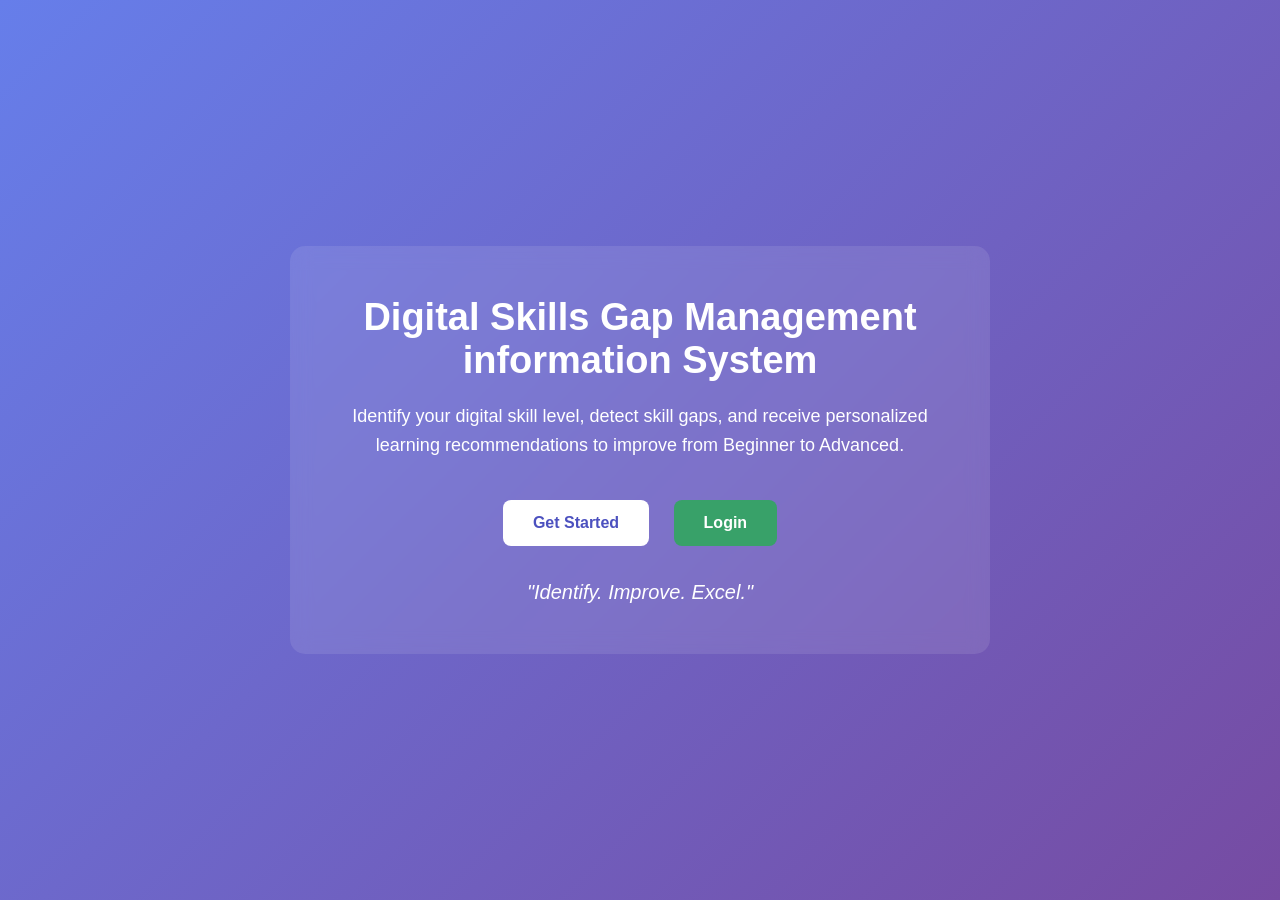
<file: full_skills_gap_system/index.html>
<!DOCTYPE html>
<html lang="en">
<head>
<meta charset="UTF-8">
<title>Welcome | Digital Skills Gap Analyzer</title>
<meta name="viewport" content="width=device-width, initial-scale=1.0">

<style>

/* ===============================
   GLOBAL
================================ */
*{
    margin:0;
    padding:0;
    box-sizing:border-box;
}

body{
    font-family: "Segoe UI", Tahoma, Arial, sans-serif;
    background: linear-gradient(135deg, #667eea, #764ba2);
    height:100vh;
    display:flex;
    align-items:center;
    justify-content:center;
    color:white;
    text-align:center;
}

/* ===============================
   MAIN BOX
================================ */
.welcome-box{
    background: rgba(255,255,255,0.1);
    padding:50px;
    border-radius:15px;
    backdrop-filter: blur(10px);
    max-width:700px;
}

h1{
    font-size:38px;
    margin-bottom:20px;
}

p{
    font-size:18px;
    margin-bottom:30px;
    line-height:1.6;
}

/* ===============================
   BUTTONS
================================ */
.btn{
    display:inline-block;
    padding:14px 30px;
    margin:10px;
    border-radius:8px;
    text-decoration:none;
    font-weight:bold;
    transition:0.3s ease;
}

.register{
    background:white;
    color:#4c51bf;
}

.login{
    background:#38a169;
    color:white;
}

.btn:hover{
    transform:translateY(-3px);
    box-shadow:0 10px 25px rgba(0,0,0,0.3);
}

.motto{
    margin-top:25px;
    font-style:italic;
    font-size:20px;
}

</style>
</head>

<body>

<div class="welcome-box">

    <h1>Digital Skills Gap Management information System</h1>

    <p>
        Identify your digital skill level, detect skill gaps,
        and receive personalized learning recommendations
        to improve from Beginner to Advanced.
    </p>

    <a href="register.html" class="btn register">Get Started</a>
    <a href="login.html" class="btn login">Login</a>

    <div class="motto">
        "Identify. Improve. Excel."
    </div>

</div>

</body>
</html>
</file>
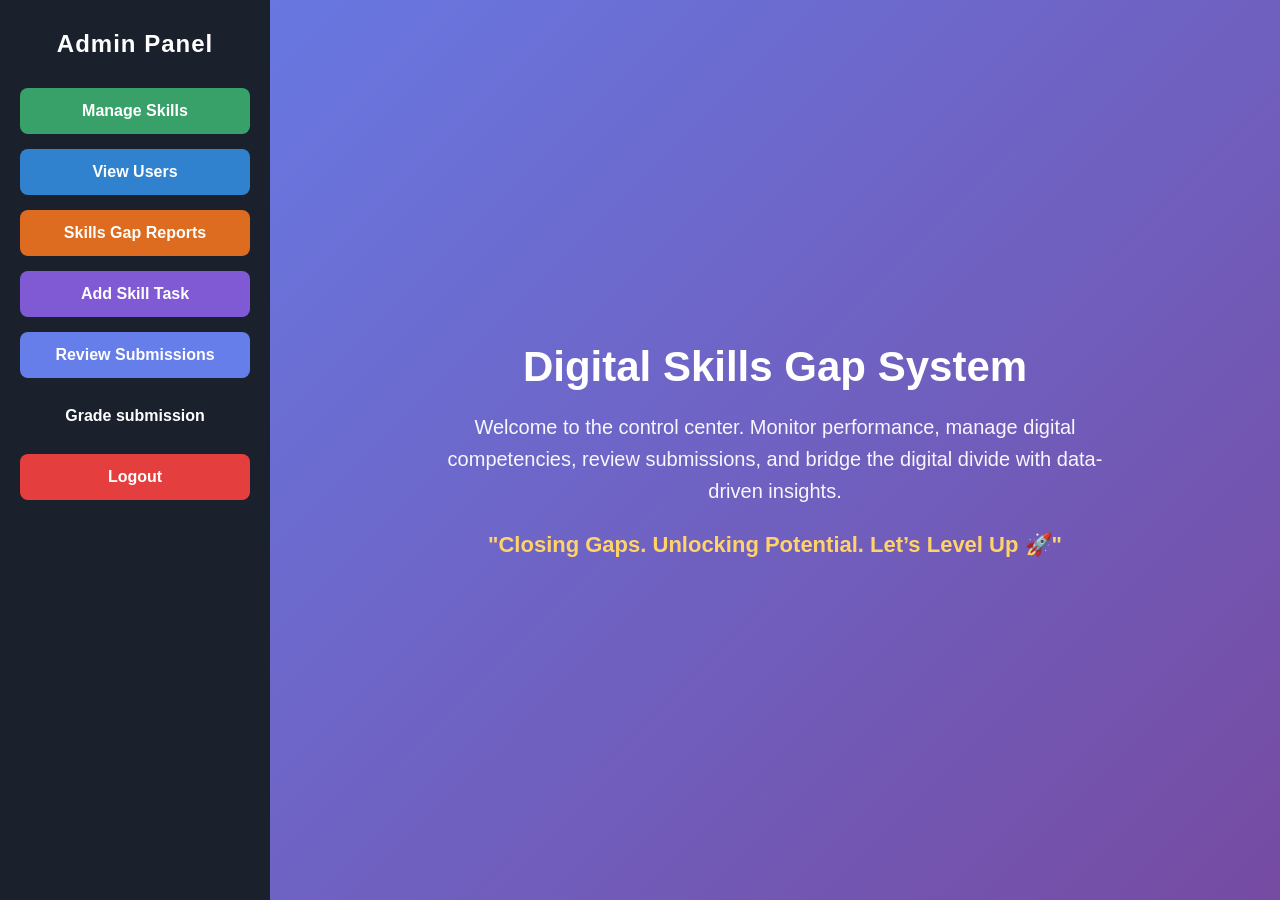
<file: full_skills_gap_system/admin_dashboard.html>
<!DOCTYPE html>
<html lang="en">
<head>
<meta charset="UTF-8">
<title>Admin Dashboard | Skills Gap System</title>
<meta name="viewport" content="width=device-width, initial-scale=1.0">

<style>
* {
    margin: 0;
    padding: 0;
    box-sizing: border-box;
}

body {
    font-family: "Segoe UI", Tahoma, Arial, sans-serif;
    display: flex;
    height: 100vh;
    background: linear-gradient(135deg, #667eea, #764ba2);
}

/* ===============================
   SIDEBAR
================================ */
.sidebar {
    width: 270px;
    background: #1a202c;
    color: white;
    padding: 30px 20px;
    display: flex;
    flex-direction: column;
    justify-content: space-between;
}

.sidebar h2 {
    text-align: center;
    margin-bottom: 30px;
    font-weight: 600;
    letter-spacing: 1px;
}

.nav-links a {
    display: block;
    padding: 14px;
    margin-bottom: 15px;
    border-radius: 8px;
    text-decoration: none;
    font-weight: bold;
    text-align: center;
    transition: 0.3s;
    color: white;
}

.nav-links a:hover {
    transform: translateX(5px);
    opacity: 0.9;
}

.skills { background: #38a169; }
.users { background: #3182ce; }
.reports { background: #dd6b20; }
.tasks { background: #805ad5; }
.review { background: #667eea; }
.logout { background: #e53e3e; }

/* ===============================
   MAIN CONTENT
================================ */
.main {
    flex: 1;
    display: flex;
    justify-content: center;
    align-items: center;
    padding: 40px;
    color: white;
    text-align: center;
}

.hero {
    max-width: 700px;
}

.hero h1 {
    font-size: 42px;
    margin-bottom: 20px;
}

.hero p {
    font-size: 20px;
    line-height: 1.6;
    opacity: 0.95;
}

.slogan {
    margin-top: 25px;
    font-size: 22px;
    font-weight: bold;
    color: #ffd369;
}

/* ===============================
   RESPONSIVE
================================ */
@media (max-width: 768px) {
    body {
        flex-direction: column;
    }

    .sidebar {
        width: 100%;
        flex-direction: column;
        align-items: center;
    }

    .main {
        padding: 20px;
    }
}
</style>
</head>

<body>

<!-- SIDEBAR -->
<div class="sidebar">
    <div>
        <h2>Admin Panel</h2>

        <div class="nav-links">
            <a href="skills.html" class="skills">Manage Skills</a>
            <a href="backend/users/view_users.php" class="users">View Users</a>
            <a href="backend/gap/skills_gap_report.php" class="reports">Skills Gap Reports</a>
            <a href="backend/tasks/add_task.php" class="tasks">Add Skill Task</a>
            <a href="backend/test/review_submissions.php" class="review">Review Submissions</a>
            <a href="backend/test/manage_scores.php">Grade submission</a>
            <a href="logout.php" class="logout">Logout</a>
        </div>
    </div>
</div>

<!-- MAIN CONTENT -->
<div class="main">
    <div class="hero">
        <h1>Digital Skills Gap System</h1>

        <p>
            Welcome to the control center. Monitor performance,
            manage digital competencies, review submissions,
            and bridge the digital divide with data-driven insights.
        </p>

        <div class="slogan">
            "Closing Gaps. Unlocking Potential. Let’s Level Up 🚀"
        </div>
    </div>
</div>

</body>
</html>
</file>
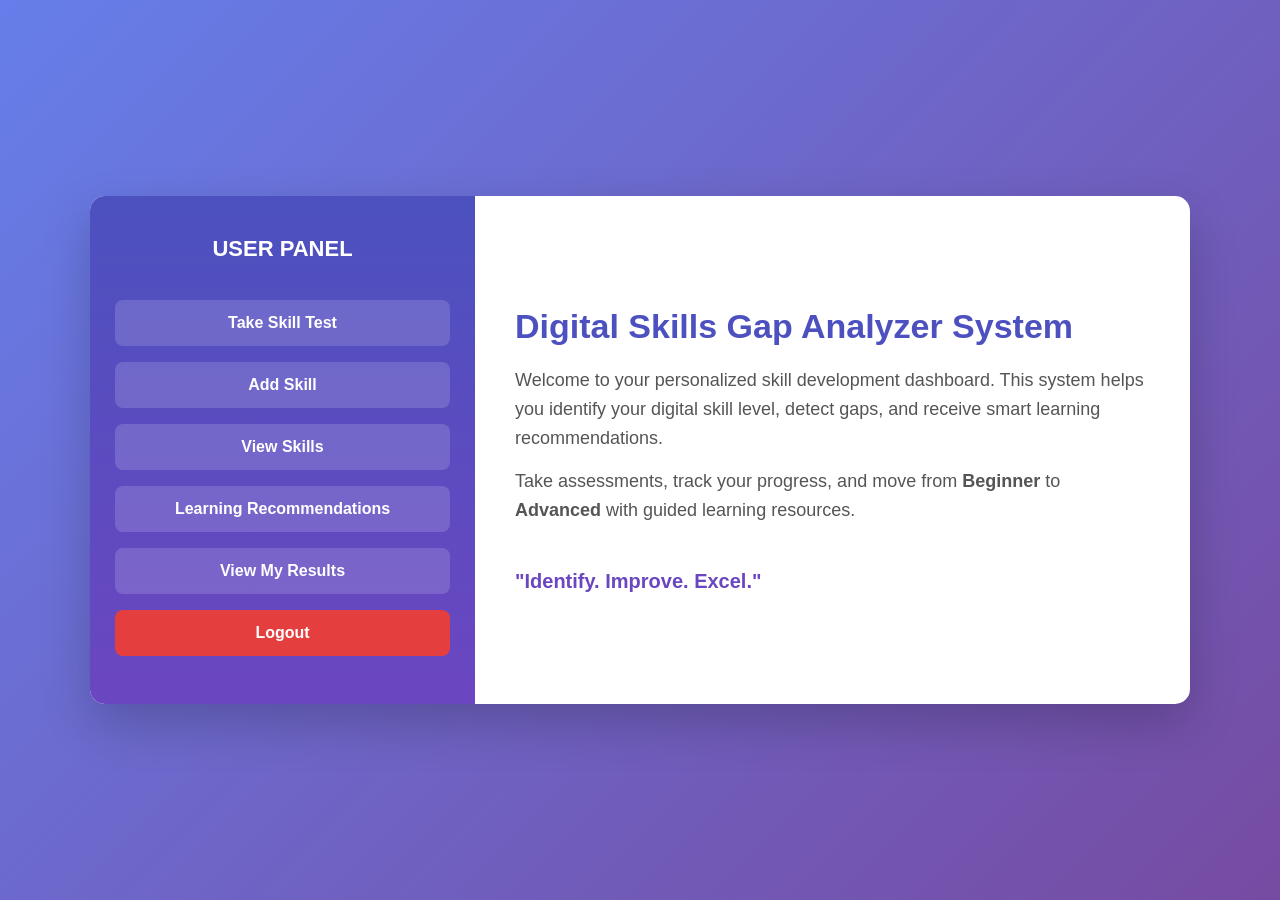
<file: full_skills_gap_system/dashboard.html>
<!DOCTYPE html>
<html lang="en">
<head>
<meta charset="UTF-8">
<title>User Dashboard | Digital Skills Gap Analyzer</title>
<meta name="viewport" content="width=device-width, initial-scale=1.0">

<style>

/* ===============================
   GLOBAL
================================ */
*{
    margin:0;
    padding:0;
    box-sizing:border-box;
}

body{
    font-family: "Segoe UI", Tahoma, Arial, sans-serif;
    background: linear-gradient(135deg, #667eea, #764ba2);
    min-height:100vh;
    display:flex;
    align-items:center;
    justify-content:center;
}

/* ===============================
   MAIN DASHBOARD CONTAINER
================================ */
.dashboard-container{
    width:90%;
    max-width:1100px;
    background:#ffffff;
    border-radius:15px;
    box-shadow:0 20px 50px rgba(0,0,0,0.2);
    display:flex;
    overflow:hidden;
}

/* ===============================
   LEFT SIDE (MENU)
================================ */
.sidebar{
    width:35%;
    background: linear-gradient(180deg, #4c51bf, #6b46c1);
    padding:40px 25px;
    color:white;
    display:flex;
    flex-direction:column;
    justify-content:center;
}

.sidebar h2{
    text-align:center;
    margin-bottom:30px;
    font-size:22px;
}

.sidebar a{
    text-decoration:none;
    color:white;
    padding:14px;
    margin:8px 0;
    border-radius:8px;
    text-align:center;
    font-weight:bold;
    transition:0.3s ease;
    background:rgba(255,255,255,0.15);
}

.sidebar a:hover{
    background:white;
    color:#4c51bf;
    transform:translateX(5px);
}

/* Logout special */
.logout{
    background:#e53e3e !important;
}

/* ===============================
   RIGHT SIDE (WELCOME AREA)
================================ */
.content{
    width:65%;
    padding:60px 40px;
    display:flex;
    flex-direction:column;
    justify-content:center;
}

.content h1{
    font-size:34px;
    color:#4c51bf;
    margin-bottom:20px;
}

.content p{
    font-size:18px;
    color:#555;
    line-height:1.6;
    margin-bottom:15px;
}

.motto{
    margin-top:30px;
    font-size:20px;
    font-weight:bold;
    color:#6b46c1;
}

/* ===============================
   RESPONSIVE
================================ */
@media(max-width:900px){
    .dashboard-container{
        flex-direction:column;
    }

    .sidebar, .content{
        width:100%;
    }

    .content{
        text-align:center;
    }
}

</style>
</head>

<body>

<div class="dashboard-container">

    <!-- LEFT SIDE MENU -->
    <div class="sidebar">
        <h2>USER PANEL</h2>

        <a href="backend/test/submit_task.php">Take Skill Test</a>
        <a href="skills.html">Add Skill</a>
        <a href="backend/skills/view_skills.php">View Skills</a>
        <a href="backend/test/my_recommendations.php">Learning Recommendations</a>
        <a href="backend/test/view_results.php">View My Results</a>
        <a href="logout.php" class="logout">Logout</a>
    </div>

    <!-- RIGHT SIDE CONTENT -->
    <div class="content">
        <h1>Digital Skills Gap Analyzer System</h1>

        <p>
            Welcome to your personalized skill development dashboard.
            This system helps you identify your digital skill level,
            detect gaps, and receive smart learning recommendations.
        </p>

        <p>
            Take assessments, track your progress, and move from
            <strong>Beginner</strong> to <strong>Advanced</strong>
            with guided learning resources.
        </p>

        <div class="motto">
            "Identify. Improve. Excel."
        </div>
    </div>

</div>

</body>
</html>
</file>
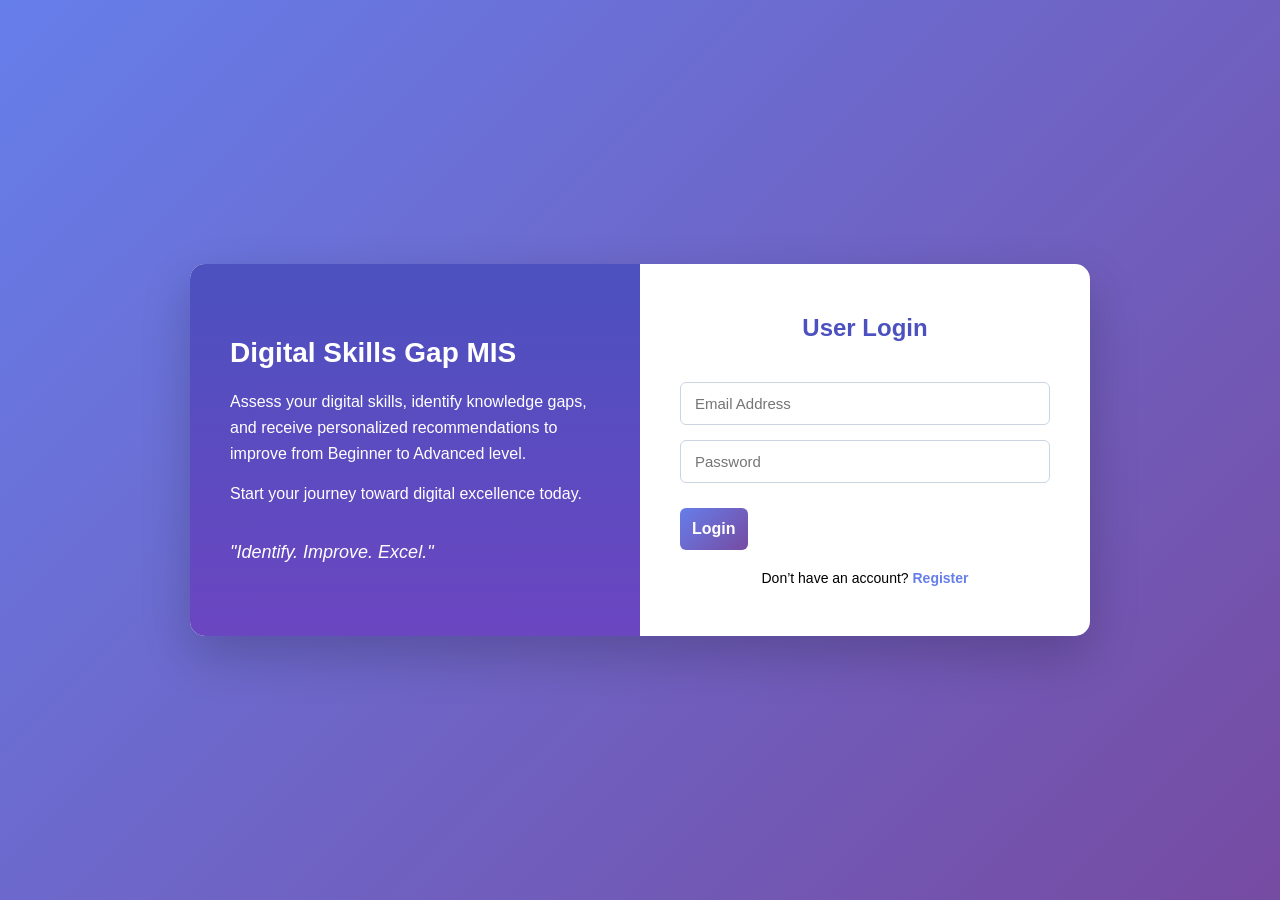
<file: full_skills_gap_system/login.html>
<!DOCTYPE html>
<html lang="en">
<head>
<meta charset="UTF-8">
<title>Login | Digital Skills Gap Analyzer</title>
<meta name="viewport" content="width=device-width, initial-scale=1.0">

<style>

/* ===============================
   GLOBAL RESET
================================ */
*{
    margin:0;
    padding:0;
    box-sizing:border-box;
}

body{
    font-family:"Segoe UI", Tahoma, Arial, sans-serif;
    background:linear-gradient(135deg,#667eea,#764ba2);
    height:100vh;
    display:flex;
    justify-content:center;
    align-items:center;
}

/* ===============================
   CONTAINER
================================ */
.login-container{
    display:flex;
    width:900px;
    max-width:95%;
    background:#ffffff;
    border-radius:15px;
    overflow:hidden;
    box-shadow:0 20px 50px rgba(0,0,0,0.2);
}

/* ===============================
   LEFT SIDE (WELCOME PANEL)
================================ */
.left-panel{
    width:50%;
    background:linear-gradient(180deg,#4c51bf,#6b46c1);
    color:white;
    padding:50px 40px;
    display:flex;
    flex-direction:column;
    justify-content:center;
}

.left-panel h1{
    font-size:28px;
    margin-bottom:20px;
}

.left-panel p{
    font-size:16px;
    line-height:1.6;
    margin-bottom:15px;
}

.motto{
    margin-top:20px;
    font-style:italic;
    font-size:18px;
}

/* ===============================
   RIGHT SIDE (LOGIN FORM)
================================ */
.right-panel{
    width:50%;
    padding:50px 40px;
    display:flex;
    flex-direction:column;
    justify-content:center;
}

.right-panel h2{
    text-align:center;
    margin-bottom:25px;
    color:#4c51bf;
}

/* INPUTS */
input{
    width:100%;
    padding:12px 14px;
    margin-top:15px;
    border-radius:6px;
    border:1px solid #cbd5e0;
    font-size:15px;
    transition:0.3s ease;
}

input:focus{
    outline:none;
    border-color:#667eea;
    box-shadow:0 0 0 2px rgba(102,126,234,0.2);
}

/* BUTTON */
button{
    margin-top:25px;
    padding:12px;
    border:none;
    border-radius:6px;
    font-size:16px;
    font-weight:bold;
    cursor:pointer;
    background:linear-gradient(135deg,#667eea,#764ba2);
    color:white;
    transition:0.3s ease;
}

button:hover{
    transform:translateY(-2px);
    box-shadow:0 8px 20px rgba(0,0,0,0.2);
}

/* REGISTER LINK */
.register-link{
    margin-top:20px;
    text-align:center;
    font-size:14px;
}

.register-link a{
    color:#667eea;
    font-weight:bold;
    text-decoration:none;
}

.register-link a:hover{
    text-decoration:underline;
}

/* RESPONSIVE */
@media(max-width:850px){
    .login-container{
        flex-direction:column;
    }

    .left-panel, .right-panel{
        width:100%;
    }

    .left-panel{
        text-align:center;
    }
}

</style>
</head>

<body>

<div class="login-container">

    <!-- LEFT SIDE -->
    <div class="left-panel">
        <h1>Digital Skills Gap MIS</h1>
        <p>
            Assess your digital skills, identify knowledge gaps,
            and receive personalized recommendations to improve
            from Beginner to Advanced level.
        </p>
        <p>
            Start your journey toward digital excellence today.
        </p>

        <div class="motto">
            "Identify. Improve. Excel."
        </div>
    </div>

    <!-- RIGHT SIDE -->
    <div class="right-panel">
        <h2>User Login</h2>

        <form action="auth/login_user.php" method="POST">
            <input type="email" name="email" placeholder="Email Address" required>
            <input type="password" name="password" placeholder="Password" required>
            <button type="submit">Login</button>
        </form>

        <div class="register-link">
            Don’t have an account?
            <a href="register.html">Register</a>
        </div>
    </div>

</div>

</body>
</html>
</file>
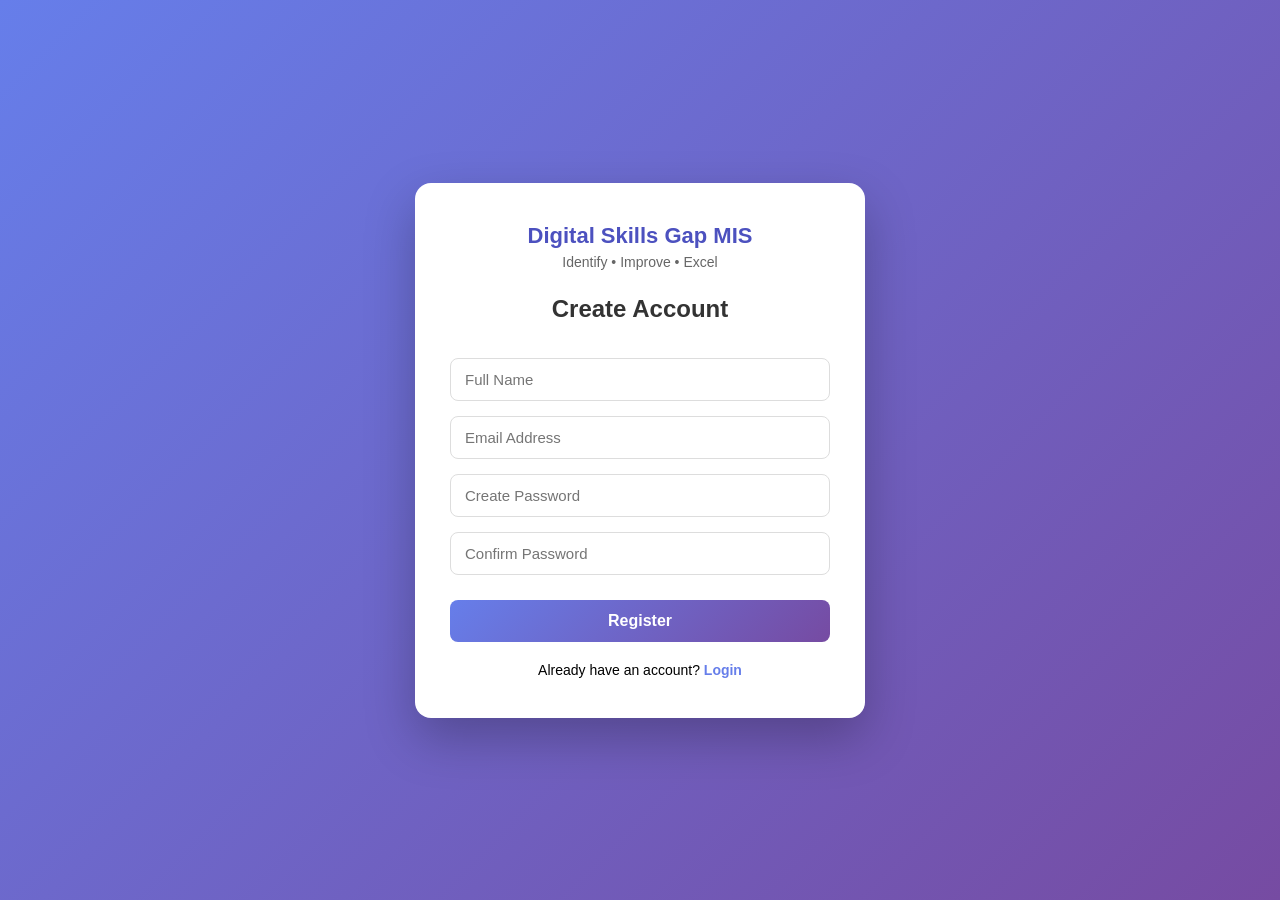
<file: full_skills_gap_system/register.html>
<!DOCTYPE html>
<html lang="en">
<head>
<meta charset="UTF-8">
<title>Register | Digital Skills Gap Analyzer</title>
<meta name="viewport" content="width=device-width, initial-scale=1.0">

<style>

/* ===============================
   GLOBAL
================================ */
*{
    margin:0;
    padding:0;
    box-sizing:border-box;
}

body{
    font-family:"Segoe UI", Tahoma, Arial, sans-serif;
    background:linear-gradient(135deg,#667eea,#764ba2);
    min-height:100vh;
    display:flex;
    justify-content:center;
    align-items:center;
}

/* ===============================
   REGISTER CARD
================================ */
.register-card{
    background:white;
    width:100%;
    max-width:450px;
    padding:40px 35px;
    border-radius:16px;
    box-shadow:0 20px 50px rgba(0,0,0,0.25);
    text-align:center;
    animation:fadeIn 0.8s ease-in-out;
}

@keyframes fadeIn{
    from{opacity:0; transform:translateY(20px);}
    to{opacity:1; transform:translateY(0);}
}

/* ===============================
   TITLE SECTION
================================ */
.system-name{
    font-size:22px;
    font-weight:bold;
    color:#4c51bf;
    margin-bottom:5px;
}

.tagline{
    font-size:14px;
    color:#666;
    margin-bottom:25px;
}

h2{
    margin-bottom:20px;
    color:#333;
}

/* ===============================
   INPUTS
================================ */
input{
    width:100%;
    padding:12px 14px;
    margin-top:15px;
    border-radius:8px;
    border:1px solid #ddd;
    font-size:15px;
    transition:0.3s ease;
}

input:focus{
    outline:none;
    border-color:#667eea;
    box-shadow:0 0 0 2px rgba(102,126,234,0.2);
}

/* ===============================
   BUTTON
================================ */
button{
    margin-top:25px;
    width:100%;
    padding:12px;
    border:none;
    border-radius:8px;
    font-size:16px;
    font-weight:bold;
    cursor:pointer;
    background:linear-gradient(135deg,#667eea,#764ba2);
    color:white;
    transition:0.3s ease;
}

button:hover{
    transform:translateY(-3px);
    box-shadow:0 10px 25px rgba(0,0,0,0.3);
}

/* ===============================
   LOGIN LINK
================================ */
.login-link{
    margin-top:20px;
    font-size:14px;
}

.login-link a{
    color:#667eea;
    font-weight:bold;
    text-decoration:none;
}

.login-link a:hover{
    text-decoration:underline;
}

</style>
</head>

<body>

<div class="register-card">

    <div class="system-name">
        Digital Skills Gap MIS
    </div>

    <div class="tagline">
        Identify • Improve • Excel
    </div>

    <h2>Create Account</h2>

    <form action="auth/register_user.php" method="POST">
        <input type="text" name="fullname" placeholder="Full Name" required>
        <input type="email" name="email" placeholder="Email Address" required>
        <input type="password" name="password" placeholder="Create Password" required>
        <input type="password" name="confirm_password" placeholder="Confirm Password" required>
        <button type="submit">Register</button>
    </form>

    <div class="login-link">
        Already have an account?
        <a href="login.html">Login</a>
    </div>

</div>

</body>
</html>
</file>
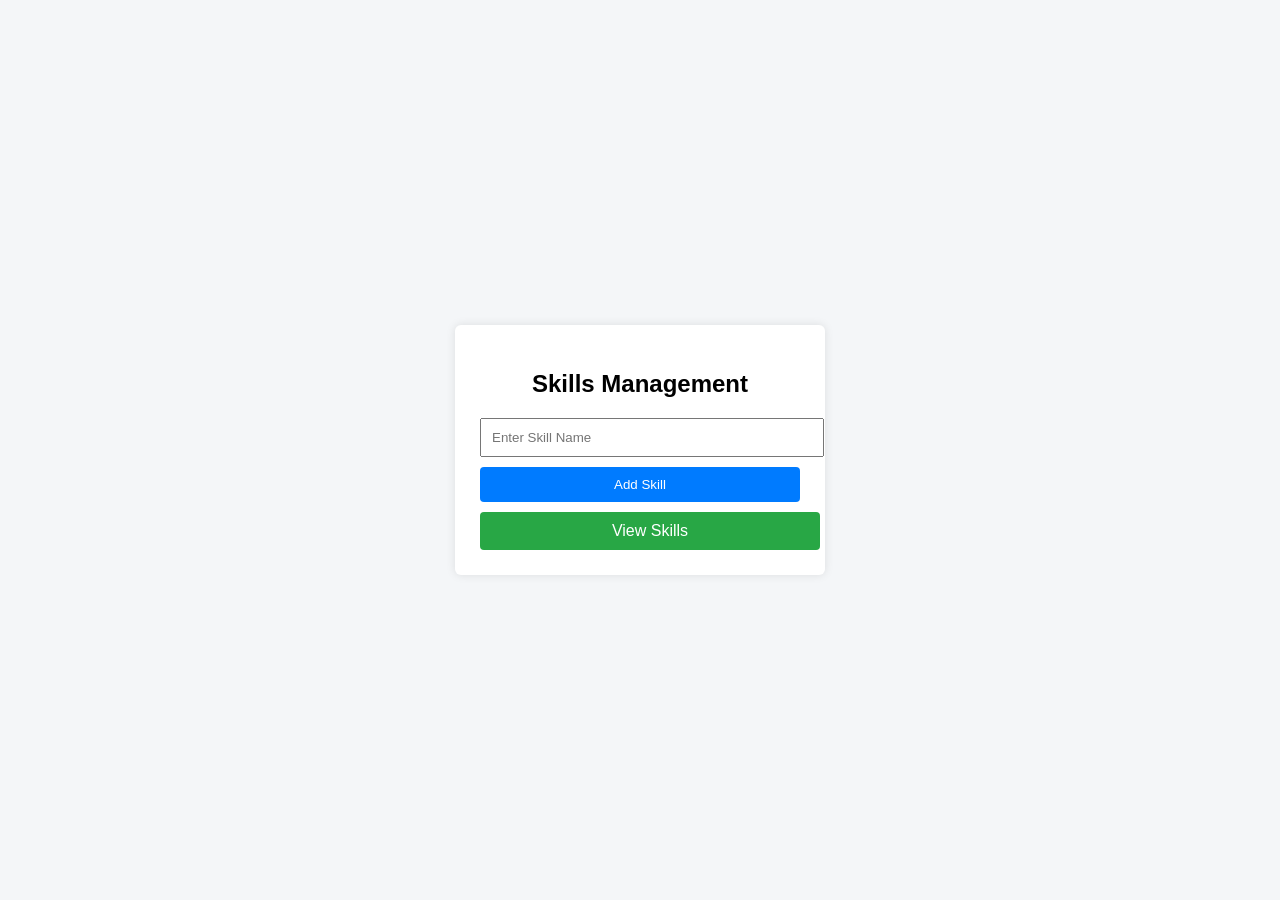
<file: full_skills_gap_system/skills.html>
<!DOCTYPE html>
<html lang="en">
<head>
    <meta charset="UTF-8">
    <title>Skills Management</title>
    <meta name="viewport" content="width=device-width, initial-scale=1.0">

    <style>
        body {
            font-family: Arial, sans-serif;
            background: #f4f6f8;
            display: flex;
            justify-content: center;
            align-items: center;
            height: 100vh;
            margin: 0;
        }

        .box {
            background: #fff;
            padding: 25px;
            width: 320px;
            border-radius: 6px;
            box-shadow: 0 0 10px rgba(0,0,0,0.1);
            text-align: center;
        }

        input, button, a {
            width: 100%;
            padding: 10px;
            margin-top: 10px;
            display: block;
        }

        button {
            background: #007bff;
            color: #fff;
            border: none;
            border-radius: 4px;
        }

        a {
            text-decoration: none;
            background: #28a745;
            color: white;
            border-radius: 4px;
        }
    </style>
</head>

<body>

<div class="box">
    <h2>Skills Management</h2>

    <form action="backend/skills/addSkill.php" method="POST">
        <input type="text" name="skill" placeholder="Enter Skill Name" required>
        <button type="submit">Add Skill</button>
    </form>

    <a href="backend/skills/view_skills.php">View Skills</a>
</div>

</body>
</html>
</file>
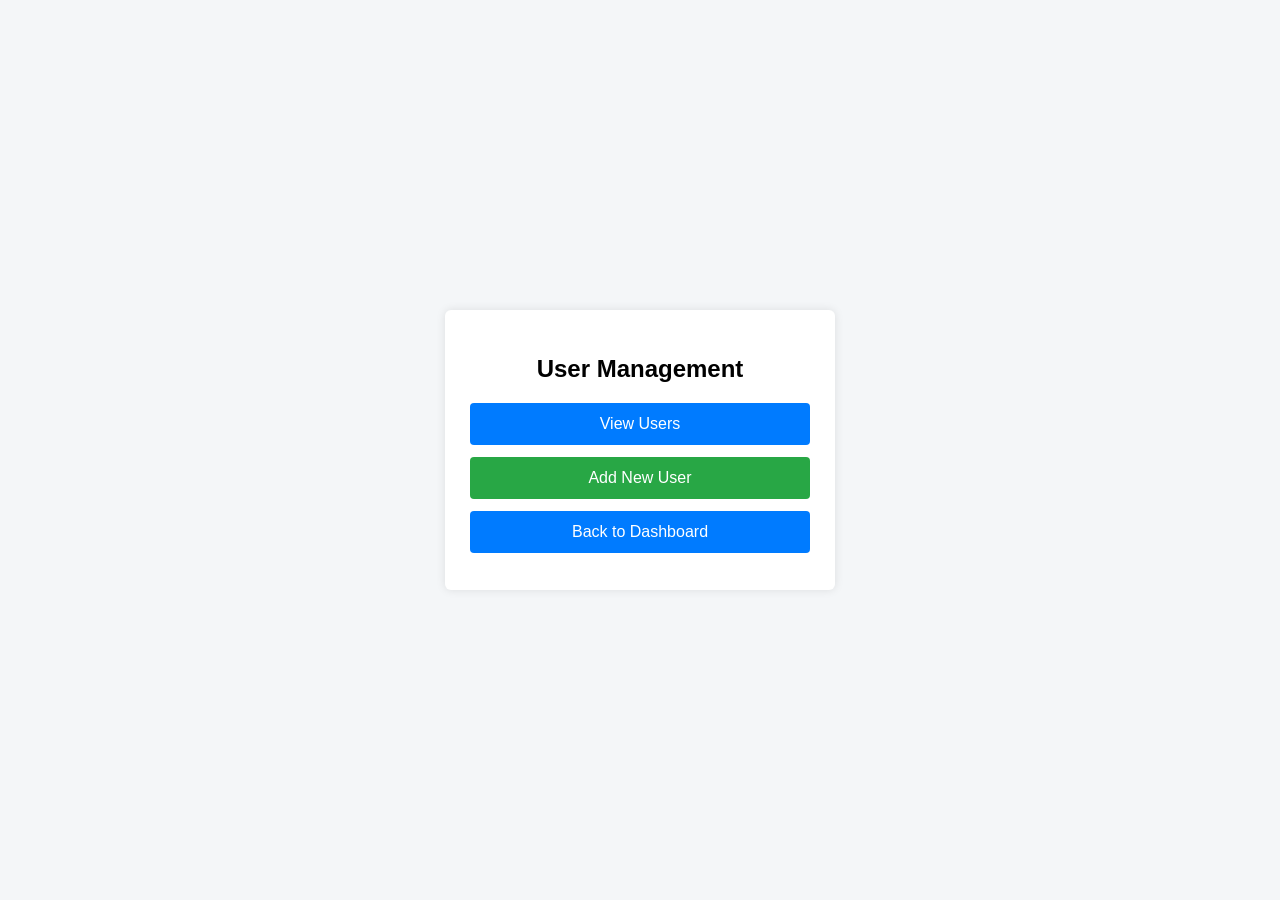
<file: full_skills_gap_system/users.html>
<!DOCTYPE html>
<html lang="en">
<head>
    <meta charset="UTF-8">
    <title>Users Management | Skills Gap System</title>
    <meta name="viewport" content="width=device-width, initial-scale=1.0">

    <style>
        body {
            font-family: Arial, sans-serif;
            background: #f4f6f8;
            display: flex;
            justify-content: center;
            align-items: center;
            height: 100vh;
            margin: 0;
        }

        .box {
            background: #ffffff;
            padding: 25px;
            width: 340px;
            border-radius: 6px;
            box-shadow: 0 0 10px rgba(0,0,0,0.1);
            text-align: center;
        }

        h2 {
            margin-bottom: 20px;
        }

        a {
            display: block;
            padding: 12px;
            margin-bottom: 12px;
            background: #007bff;
            color: white;
            text-decoration: none;
            border-radius: 4px;
            font-size: 16px;
        }

        a:hover {
            background: #0056b3;
        }

        .secondary {
            background: #28a745;
        }

        .secondary:hover {
            background: #1e7e34;
        }
    </style>
</head>

<body>

<div class="box">
    <h2>User Management</h2>

    <a href="backend/users/view_users.php">View Users</a>
    <a href="register.html" class="secondary">Add New User</a>
    <a href="dashboard.html">Back to Dashboard</a>
</div>

</body>
</html>
</file>
